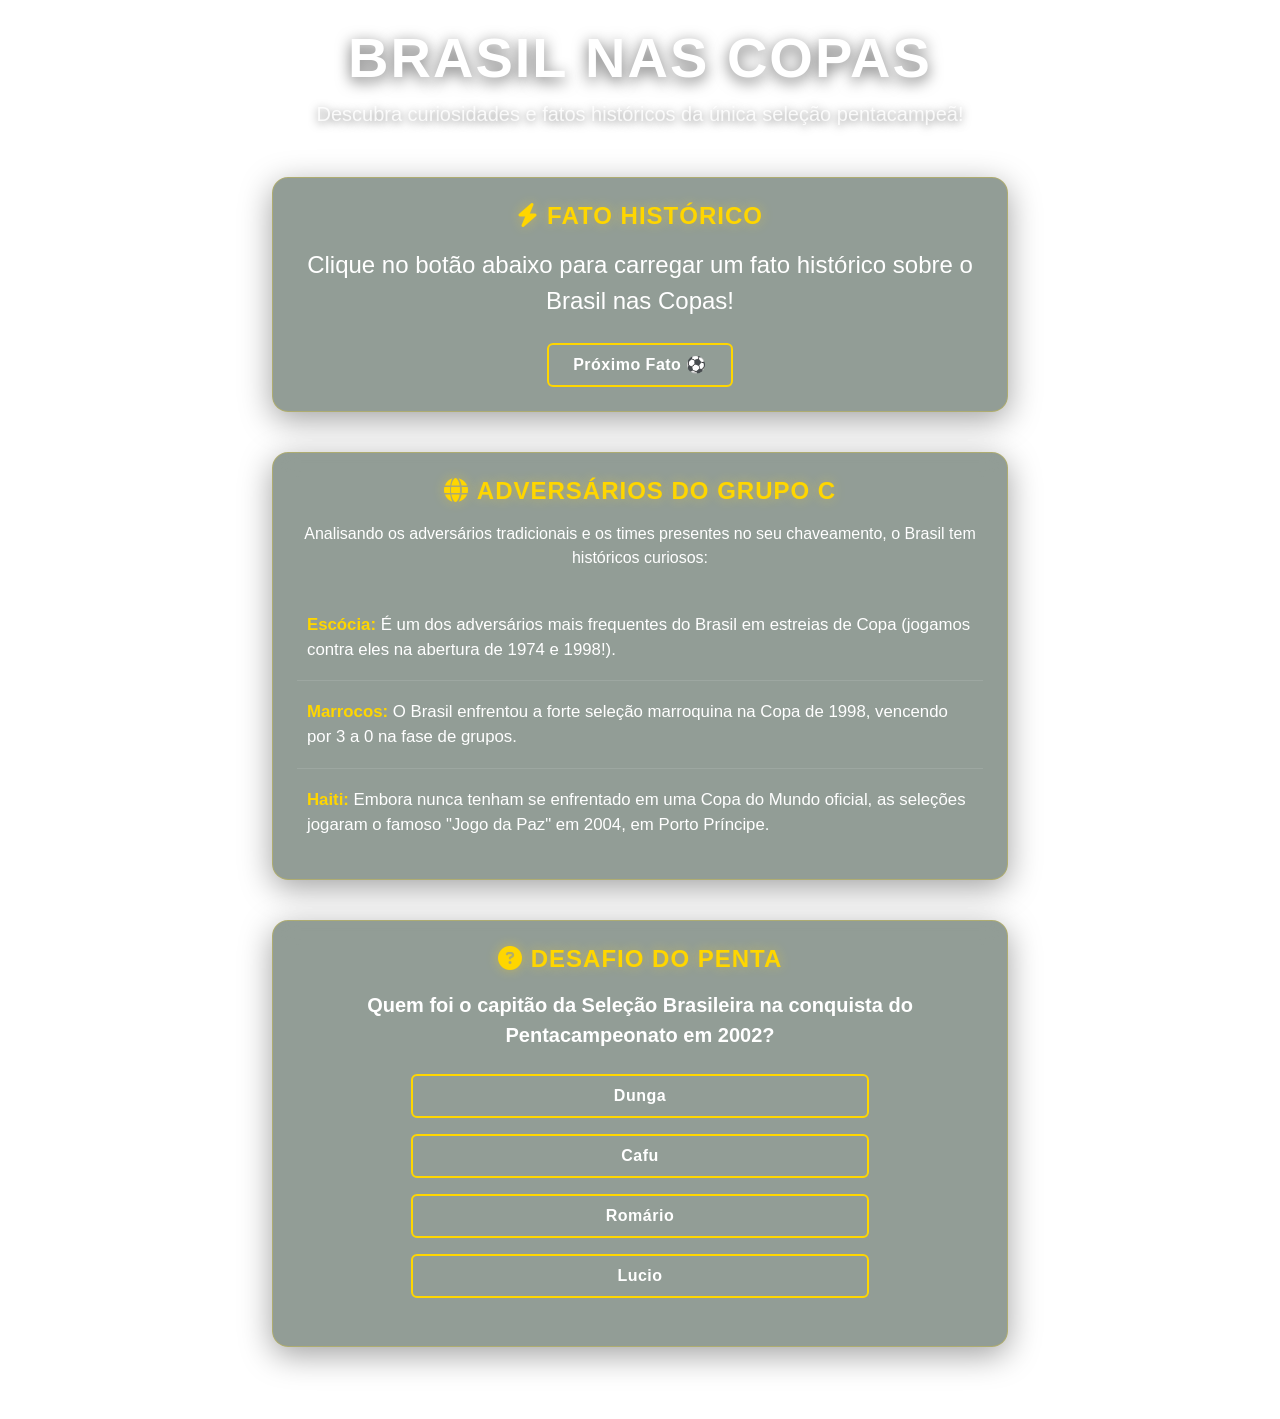
<file: quiz/index.html>
<!DOCTYPE html>
<html lang="pt-BR">
<head>
    <meta charset="UTF-8">
    <meta name="viewport" content="width=device-width, initial-scale=1.0">
    <title>Fatos Históricos da Seleção Brasileira</title>
    
    <link href="https://cdn.jsdelivr.net/npm/bootstrap@5.3.3/dist/css/bootstrap.min.css" rel="stylesheet" integrity="sha384-QWTKZyjpPEjISv5WaRU9OFeRpok6YctnYmDr5pNlyT2bRjXh0JMhjY6hW+ALEwIH" crossorigin="anonymous">
    <link rel="stylesheet" href="https://cdnjs.cloudflare.com/ajax/libs/font-awesome/6.4.0/css/all.min.css">
    
    <link rel="stylesheet" href="style.css">
</head>
<body class="py-4">

    <div class="container max-width-custom">
        
        <header class="text-center mb-5">
            <h1 class="display-4 fw-bold site-title">Brasil nas Copas</h1>
            <p class="lead text-secondary-custom">Descubra curiosidades e fatos históricos da única seleção pentacampeã!</p>
        </header>

        <main class="row g-4 justify-content-center">
            
            <section class="col-md-8 mb-3">
                <div class="card-custom text-center p-4 h-100 d-flex flex-column justify-content-center align-items-center">
                    <h3 class="mb-3 text-yellow-neon">
                        <i class="fa-solid fa-bolt text-yellow me-2"></i>Fato Histórico
                    </h3>
                    <div class="fact-text fs-4 mb-4 text-white" id="fact-display">
                        Clique no botão abaixo para carregar um fato histórico sobre o Brasil nas Copas!
                    </div>
                    <button id="next-fact-btn" class="btn btn-outline-warning py-2 px-4 fw-bold text-white">Próximo Fato ⚽</button>
                </div>
            </section>

            <section class="col-md-8 mb-3">
                <div class="card-custom p-4 h-100">
                    <h3 class="mb-3 text-yellow-neon text-center">
                        <i class="fa-solid fa-globe text-yellow me-2"></i>Adversários do Grupo C
                    </h3>
                    <p class="text-white text-center mb-4">
                        Analisando os adversários tradicionais e os times presentes no seu chaveamento, o Brasil tem históricos curiosos:
                    </p>
                    <ul class="list-group list-group-flush bg-transparent">
                        <li class="list-group-item bg-transparent text-white border-light border-opacity-10 px-0">
                            <strong class="text-yellow">Escócia:</strong> É um dos adversários mais frequentes do Brasil em estreias de Copa (jogamos contra eles na abertura de 1974 e 1998!).
                        </li>
                        <li class="list-group-item bg-transparent text-white border-light border-opacity-10 px-0">
                            <strong class="text-yellow">Marrocos:</strong> O Brasil enfrentou a forte seleção marroquina na Copa de 1998, vencendo por 3 a 0 na fase de grupos.
                        </li>
                        <li class="list-group-item bg-transparent text-white border-light border-opacity-10 px-0">
                            <strong class="text-yellow">Haiti:</strong> Embora nunca tenham se enfrentado em uma Copa do Mundo oficial, as seleções jogaram o famoso "Jogo da Paz" em 2004, em Porto Príncipe.
                        </li>
                    </ul>
                </div>
            </section>

            <section class="col-md-8 mb-5">
                <div class="card-custom text-center p-4 h-100">
                    <h3 class="mb-3 text-yellow-neon">
                        <i class="fa-solid fa-circle-question text-yellow me-2"></i>Desafio do Penta
                    </h3>
                    
                    <p class="fs-5 text-white mb-4 fw-semibold">
                        Quem foi o capitão da Seleção Brasileira na conquista do Pentacampeonato em 2002?
                    </p>
                    
                    <div class="d-grid gap-3 col-lg-8 mx-auto mt-3">
                        <button class="btn btn-outline-warning opcao-quiz py-2 text-white" data-correto="false">Dunga</button>
                        <button class="btn btn-outline-warning opcao-quiz py-2 text-white" data-correto="true">Cafu</button>
                        <button class="btn btn-outline-warning opcao-quiz py-2 text-white" data-correto="false">Romário</button>
                        <button class="btn btn-outline-warning opcao-quiz py-2 text-white" data-correto="false">Lucio</button>
                    </div>
                    
                    <div id="resultado-quiz" class="mt-4 fw-bold fs-5"></div>
                </div>
            </section>

        </main>
    </div>

    <script src="https://cdn.jsdelivr.net/npm/bootstrap@5.3.3/dist/js/bootstrap.bundle.min.js" integrity="sha384-YvpcrYf0tY3lHB60NNkmXc5s9fDVZLESaAA55NDzOxhy9GkcIdslK1eN7N6jIeHz" crossorigin="anonymous"></script>
    <script src="script.js"></script>
</body>
</html>
</file>
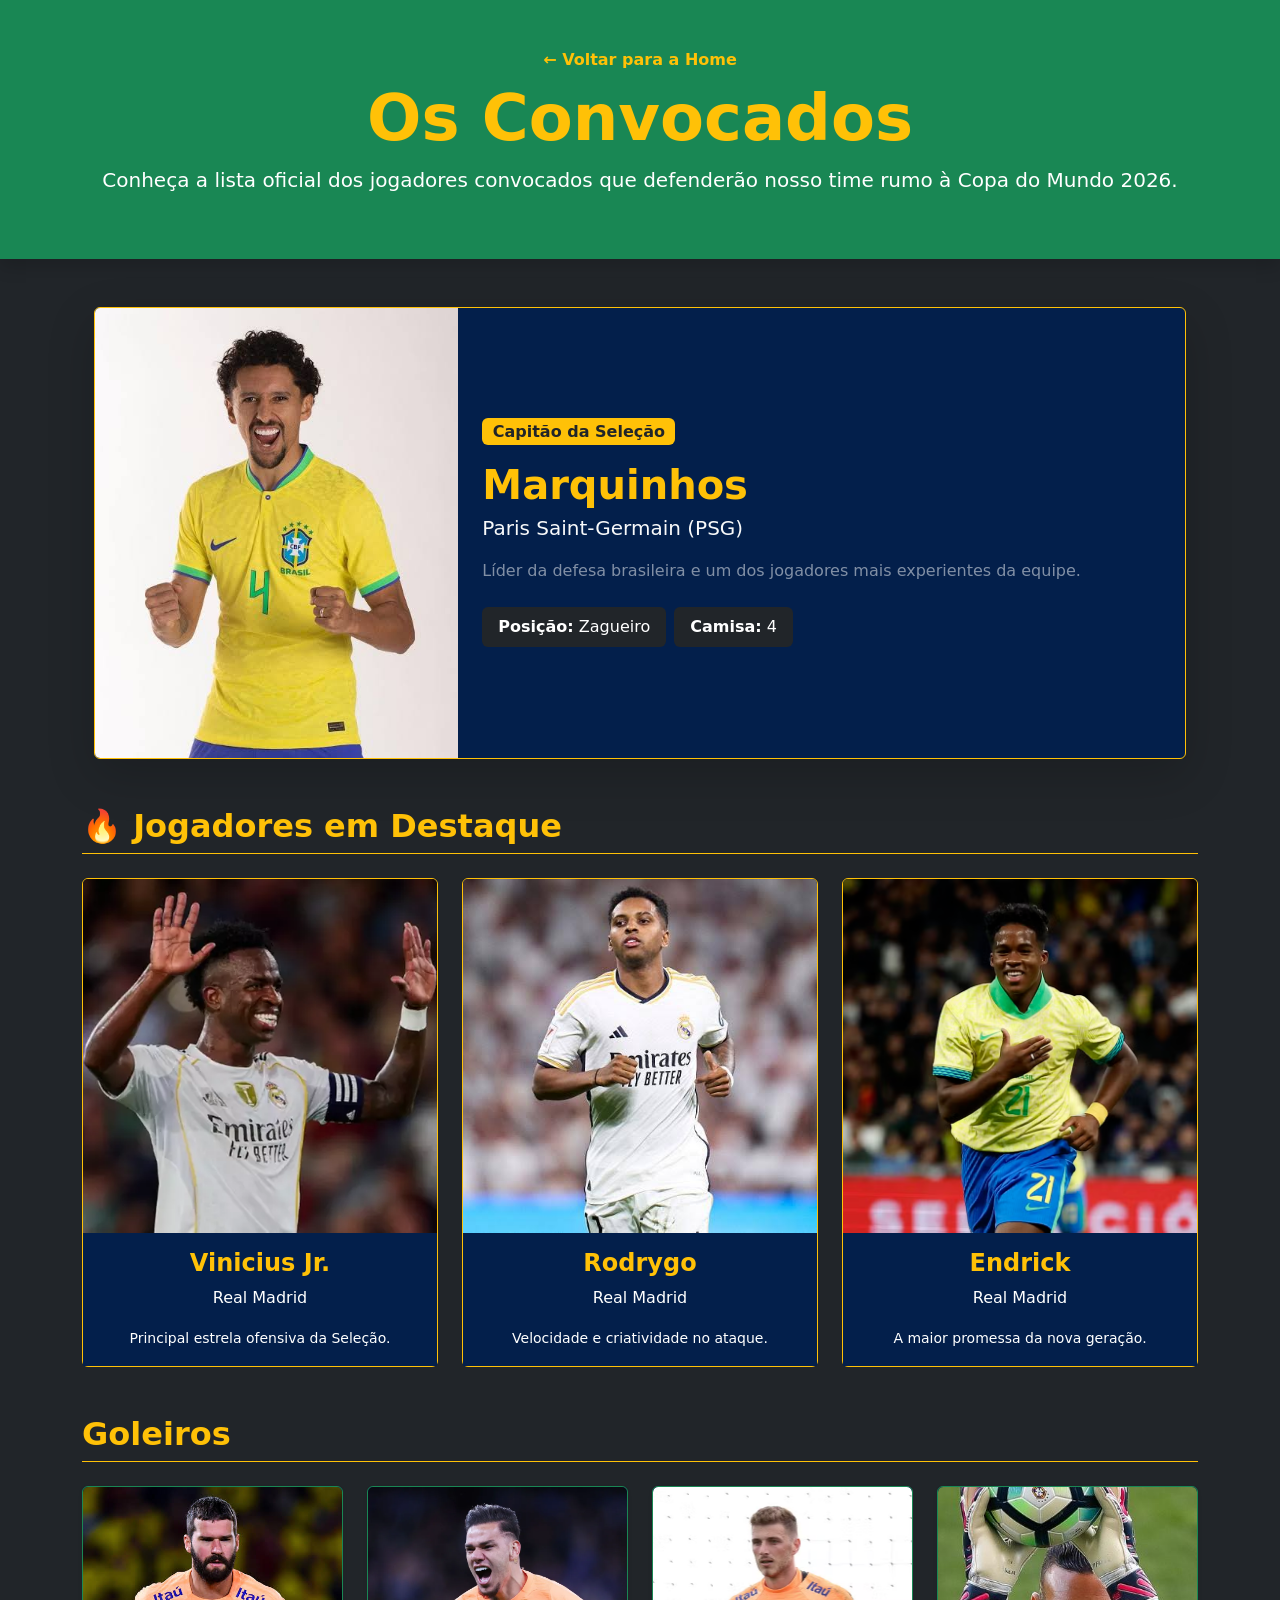
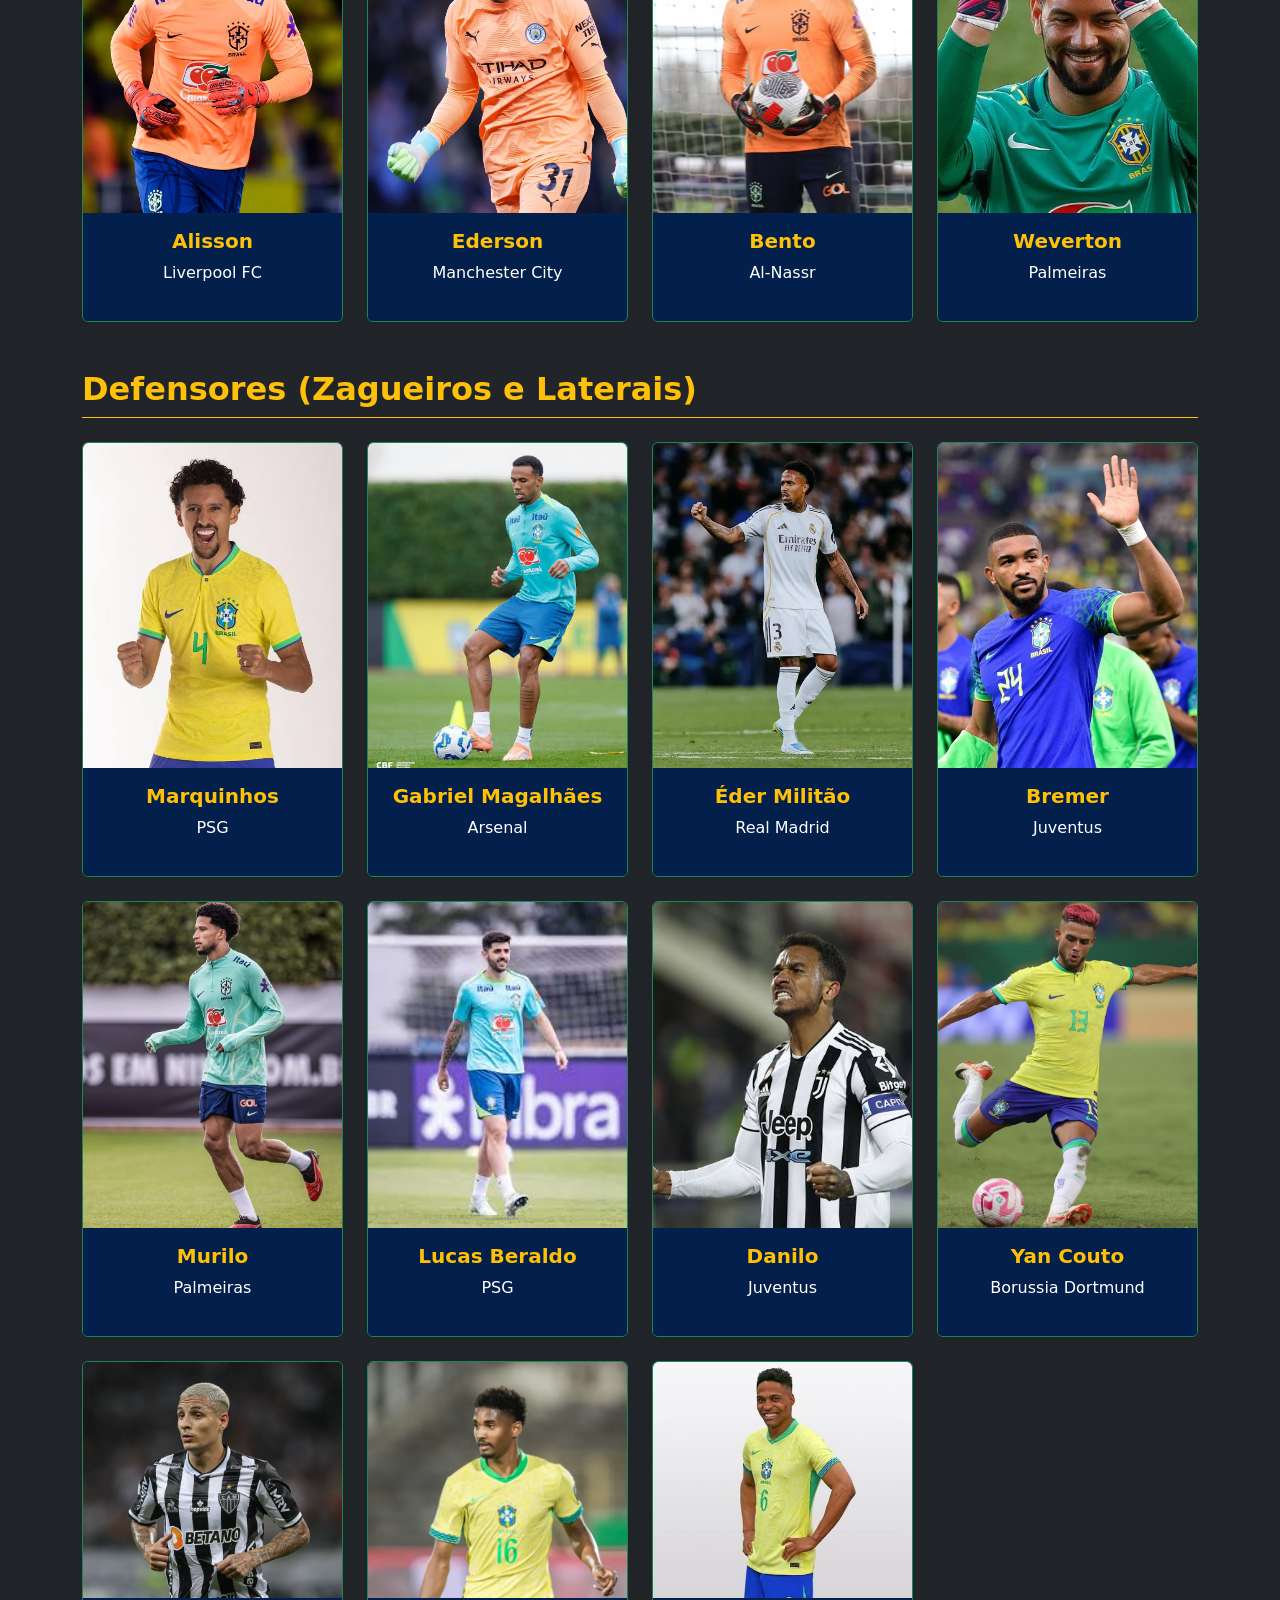
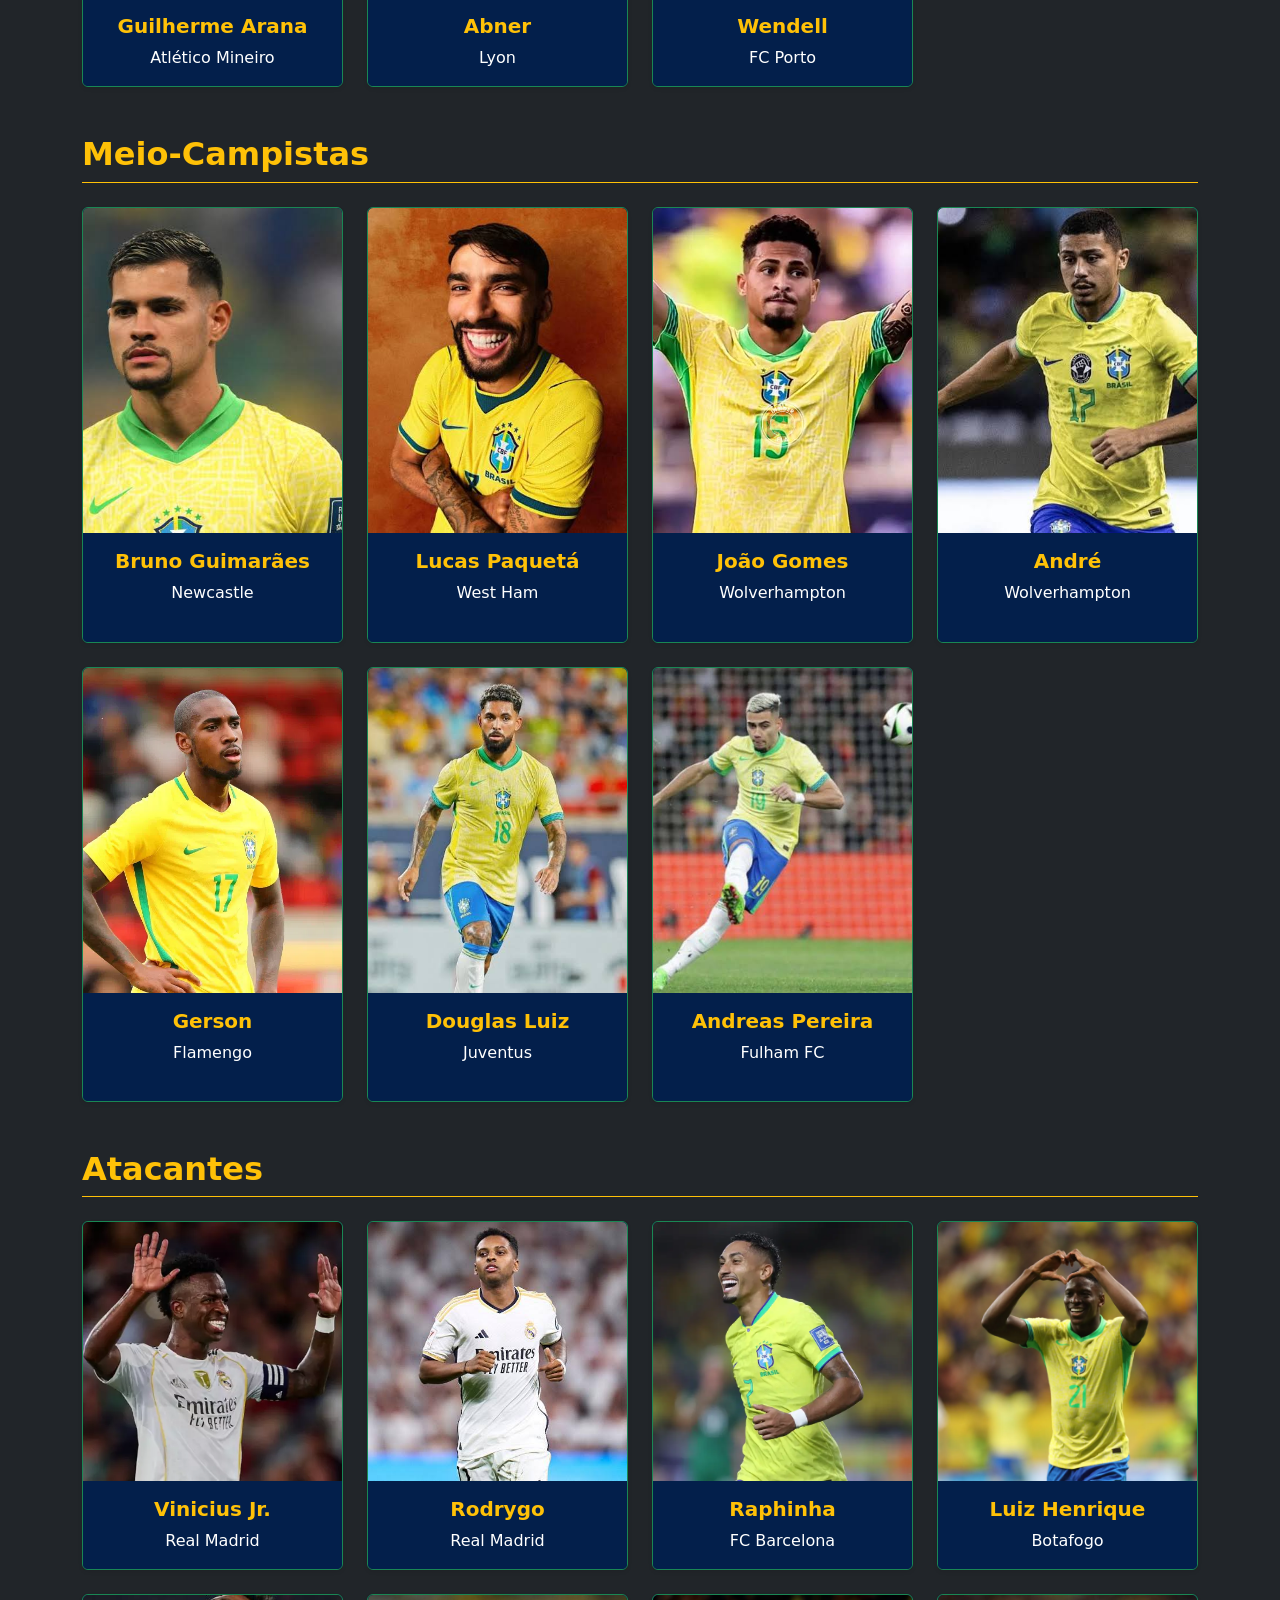
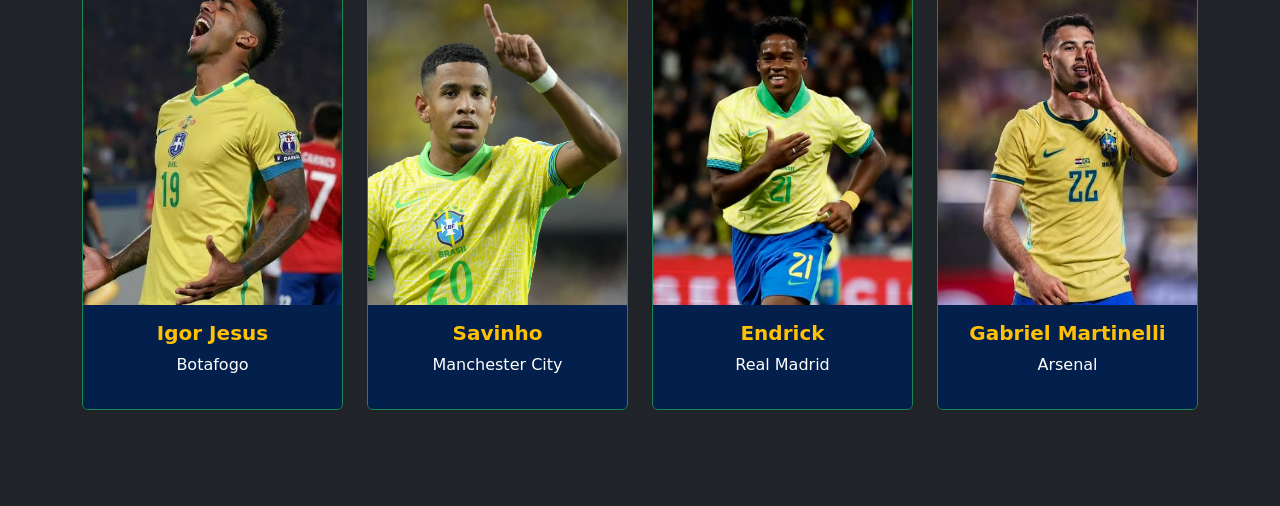
<file: convocados/convocados.html>
<!DOCTYPE html>
<html lang="pt-BR">

<head>
    <meta charset="utf-8" />
    <meta content="width=device-width, initial-scale=1.0" name="viewport" />
    <title>Convocados Seleção Brasileira - 2026</title>
    <link href="https://cdn.jsdelivr.net/npm/bootstrap@5.3.3/dist/css/bootstrap.min.css" rel="stylesheet" />
    <link href="/convocados/style.css" rel="stylesheet" />
</head>

<body class="bg-dark text-light">
    <header class="py-5 bg-success text-center shadow mb-5">
        <div class="container">
            <a class="text-warning fw-bold text-decoration-none d-block mb-2" href="../langpage/index.html">← Voltar
                para a Home</a>
            <h1 class="display-3 fw-bold text-warning">Os Convocados</h1>
            <p class="lead text-white">Conheça a lista oficial dos jogadores convocados que defenderão nosso time rumo à
                Copa do Mundo 2026.</p>
        </div>
    </header>
    <main class="container">
        <section class="container mb-5">
            <div class="card bg-secondary border-warning text-white shadow-lg overflow-hidden">
                <div class="row g-0 align-items-stretch">
                    <div class="col-md-4 position-relative" style="min-height: 450px;">
                        <img alt="Marquinhos"
                            class="img-fluid w-100 h-100 object-fit-cover position-absolute top-0 start-0"
                            src="./img/marquinhos.jpeg" />
                    </div>
                    <div class="col-md-8 d-flex align-items-center">
                        <div class="card-body text-center text-md-start p-4">
                            <span class="badge bg-warning text-dark fs-6 mb-3 fw-semibold">Capitão da Seleção</span>
                            <h2 class="text-warning fw-bold display-6 mb-1">Marquinhos</h2>
                            <p class="lead text-light mb-3">Paris Saint-Germain (PSG)</p>

                            <p class="card-text mb-4 text-white-50">Líder da defesa brasileira e um dos jogadores mais
                                experientes da equipe.</p>

                            <div class="d-flex gap-2 justify-content-center justify-content-md-start">
                                <span class="bg-dark text-white px-3 py-2 rounded-2 fs-7">
                                    <strong>Posição:</strong> Zagueiro
                                </span>
                                <span class="bg-dark text-white px-3 py-2 rounded-2 fs-7">
                                    <strong>Camisa:</strong> 4
                                </span>
                            </div>
                        </div>
                    </div>
                </div>
            </div>
        </section>

        <section class="mb-5">
            <h2 class="text-warning fw-bold border-bottom border-warning pb-2 mb-4">🔥 Jogadores em Destaque</h2>
            <div class="row g-4">
                <div class="col-md-4">
                    <div class="card bg-secondary border-warning text-center h-100">
                        <img alt="Vinicius Jr" class="card-img-top h-75 object-fit-cover" src="./img/vini-jr.webp" />
                        <div class="card-body">
                            <h4 class="text-warning fw-bold">Vinicius Jr.</h4>
                            <p>Real Madrid</p>
                            <small>Principal estrela ofensiva da Seleção.</small>
                        </div>
                    </div>
                </div>
                <div class="col-md-4">
                    <div class="card bg-secondary border-warning text-center h-100">
                        <img alt="Rodrygo" class="card-img-top h-75 object-fit-cover" src="./img/Rodrygo.jpeg" />
                        <div class="card-body">
                            <h4 class="text-warning fw-bold">Rodrygo</h4>
                            <p>Real Madrid</p>
                            <small>Velocidade e criatividade no ataque.</small>
                        </div>
                    </div>
                </div>
                <div class="col-md-4">
                    <div class="card bg-secondary border-warning text-center h-100">
                        <img alt="Endrick" class="card-img-top h-75 object-fit-cover" src="./img/Endrick.avif" />
                        <div class="card-body">
                            <h4 class="text-warning fw-bold">Endrick</h4>
                            <p>Real Madrid</p>
                            <small>A maior promessa da nova geração.</small>
                        </div>
                    </div>
                </div>
            </div>
        </section>

        <section class="mb-5">
            <h2 class="border-bottom border-warning pb-2 mb-4 text-warning fw-bold">Goleiros</h2>
            <div class="row g-4">
                <div class="col-12 col-sm-6 col-md-4 col-lg-3">
                    <div class="card h-100 bg-secondary border-success text-white shadow-sm player-card h-75">
                        <img alt="Alisson" class="card-img-top h-75 object-fit-cover" src="./img/Alisson.jpeg" />

                        <div class="card-body text-center">
                            <h5 class="card-title fw-bold text-warning">Alisson</h5>
                            <p class="card-text text-light-50">Liverpool FC</p>
                        </div>
                    </div>
                </div>
                <div class="col-12 col-sm-6 col-md-4 col-lg-3">
                    <div class="card h-100 bg-secondary border-success text-white shadow-sm player-card">
                        <img alt="Ederson" class="card-img-top h-75 object-fit-cover" src="./img/Ederson.webp" />
                    
                        <div class="card-body text-center">
                            <h5 class="card-title fw-bold text-warning">Ederson</h5>
                            <p class="card-text text-light-50">Manchester City</p>
                        </div>
                    </div>
                </div>
                <div class="col-12 col-sm-6 col-md-4 col-lg-3">
                    <div class="card h-100 bg-secondary border-success text-white shadow-sm player-card">
                        <img alt="Bento" class="card-img-top h-75 object-fit-cover" src="./img/Bento.avif" />
                        <div class="card-body text-center">
                            <h5 class="card-title fw-bold text-warning">Bento</h5>
                            <p class="card-text text-light-50">Al-Nassr</p>
                        </div>
                    </div>
                </div>
                <div class="col-12 col-sm-6 col-md-4 col-lg-3">
                    <div class="card h-100 bg-secondary border-success text-white shadow-sm player-card">
                        <img alt="Weverton" class="card-img-top h-75 object-fit-cover" src="./img/weverton.jpg" />
                        <div class="card-body text-center">
                            <h5 class="card-title fw-bold text-warning">Weverton</h5>
                            <p class="card-text text-light-50">Palmeiras</p>
                        </div>
                    </div>
                </div>
            </div>
        </section>

        <section class="mb-5">
            <h2 class="border-bottom border-warning pb-2 mb-4 text-warning fw-bold">Defensores (Zagueiros e Laterais)
            </h2>
            <div class="row g-4">
                <div class="col-12 col-sm-6 col-md-4 col-lg-3">
                    <div class="card h-100 bg-secondary border-success text-white shadow-sm player-card">
                        <img alt="Marquinhos" class="card-img-top h-75 object-fit-cover" src="./img/marquinhos.jpeg" />
                        <div class="card-body text-center">
                            <h5 class="card-title fw-bold text-warning">Marquinhos</h5>
                            <p class="card-text text-light-50">PSG</p>
                        </div>
                    </div>
                </div>
                <div class="col-12 col-sm-6 col-md-4 col-lg-3">
                    <div class="card h-100 bg-secondary border-success text-white shadow-sm player-card">
                        <img alt="Gabriel Magalhães" class="card-img-top h-75 object-fit-cover"
                            src="./img/Gabriel.jpeg" />
                        <div class="card-body text-center">
                            <h5 class="card-title fw-bold text-warning">Gabriel Magalhães</h5>
                            <p class="card-text text-light-50">Arsenal</p>
                        </div>
                    </div>
                </div>
                <div class="col-12 col-sm-6 col-md-4 col-lg-3">
                    <div class="card h-100 bg-secondary border-success text-white shadow-sm player-card">
                        <img alt="Éder Militão" class="card-img-top h-75 object-fit-cover" src="./img/eder.webp" />
                        <div class="card-body text-center">
                            <h5 class="card-title fw-bold text-warning">Éder Militão</h5>
                            <p class="card-text text-light-50">Real Madrid</p>
                        </div>
                    </div>
                </div>
                <div class="col-12 col-sm-6 col-md-4 col-lg-3">
                    <div class="card h-100 bg-secondary border-success text-white shadow-sm player-card">
                        <img alt="Bremer" class="card-img-top h-75 object-fit-cover" src="./img/bremer.webp" />
                        <div class="card-body text-center">
                            <h5 class="card-title fw-bold text-warning">Bremer</h5>
                            <p class="card-text text-light-50">Juventus</p>
                        </div>
                    </div>
                </div>
                <div class="col-12 col-sm-6 col-md-4 col-lg-3">
                    <div class="card h-100 bg-secondary border-success text-white shadow-sm player-card">
                        <img alt="Murilo" class="card-img-top h-75 object-fit-cover" src="./img/murilo.jpg" />
                        <div class="card-body text-center">
                            <h5 class="card-title fw-bold text-warning">Murilo</h5>
                            <p class="card-text text-light-50">Palmeiras</p>
                        </div>
                    </div>
                </div>
                <div class="col-12 col-sm-6 col-md-4 col-lg-3">
                    <div class="card h-100 bg-secondary border-success text-white shadow-sm player-card">
                        <img alt="Lucas Beraldo" class="card-img-top h-75 object-fit-cover"
                            src="./img/lucas beraldo.jpeg" />
                        <div class="card-body text-center">
                            <h5 class="card-title fw-bold text-warning">Lucas Beraldo</h5>
                            <p class="card-text text-light-50">PSG</p>
                        </div>
                    </div>
                </div>
                <div class="col-12 col-sm-6 col-md-4 col-lg-3">
                    <div class="card h-100 bg-secondary border-success text-white shadow-sm player-card">
                        <img alt="Danilo" class="card-img-top h-75 object-fit-cover" src="./img/danilo.jpeg" />
                        <div class="card-body text-center">
                            <h5 class="card-title fw-bold text-warning">Danilo</h5>
                            <p class="card-text text-light-50">Juventus</p>
                        </div>
                    </div>
                </div>
                <div class="col-12 col-sm-6 col-md-4 col-lg-3">
                    <div class="card h-100 bg-secondary border-success text-white shadow-sm player-card">
                        <img alt="Yan Couto" class="card-img-top h-75 object-fit-cover" src="./img/yan.jpg" />
                        <div class="card-body text-center">
                            <h5 class="card-title fw-bold text-warning">Yan Couto</h5>
                            <p class="card-text text-light-50">Borussia Dortmund</p>
                        </div>
                    </div>
                </div>
                <div class="col-12 col-sm-6 col-md-4 col-lg-3">
                    <div class="card h-100 bg-secondary border-success text-white shadow-sm player-card">
                        <img alt="Guilherme Arana" class="card-img-top h-75 object-fit-cover"
                            src="./img/guilherme.webp" />
                        <div class="card-body text-center">
                            <h5 class="card-title fw-bold text-warning">Guilherme Arana</h5>
                            <p class="card-text text-light-50">Atlético Mineiro</p>
                        </div>
                    </div>
                </div>
                <div class="col-12 col-sm-6 col-md-4 col-lg-3">
                    <div class="card h-100 bg-secondary border-success text-white shadow-sm player-card">
                        <img alt="Abner" class="card-img-top h-75 object-fit-cover" src="./img/abner.webp" />
                        <div class="card-body text-center">
                            <h5 class="card-title fw-bold text-warning">Abner</h5>
                            <p class="card-text text-light-50">Lyon</p>
                        </div>
                    </div>
                </div>
                <div class="col-12 col-sm-6 col-md-4 col-lg-3">
                    <div class="card h-100 bg-secondary border-success text-white shadow-sm player-card">
                        <img alt="Wendell" class="card-img-top h-75 object-fit-cover" src="./img/wendell.jpeg" />
                        <div class="card-body text-center">
                            <h5 class="card-title fw-bold text-warning">Wendell</h5>
                            <p class="card-text text-light-50">FC Porto</p>
                        </div>
                    </div>
                </div>
            </div>
        </section>

        <section class="mb-5">
            <h2 class="border-bottom border-warning pb-2 mb-4 text-warning fw-bold">Meio-Campistas</h2>
            <div class="row g-4">
                <div class="col-12 col-sm-6 col-md-4 col-lg-3">
                    <div class="card h-100 bg-secondary border-success text-white shadow-sm player-card">
                        <img alt="Bruno Guimarães" class="card-img-top h-75 object-fit-cover"
                            src="./img/bruno-gui.jpeg" />
                        <div class="card-body text-center">
                            <h5 class="card-title fw-bold text-warning">Bruno Guimarães</h5>
                            <p class="card-text text-light-50">Newcastle</p>
                        </div>
                    </div>
                </div>
                <div class="col-12 col-sm-6 col-md-4 col-lg-3">
                    <div class="card h-100 bg-secondary border-success text-white shadow-sm player-card">
                        <img alt="Lucas Paquetá" class="card-img-top h-75 object-fit-cover" src="./img/paqueta.jpeg" />
                        <div class="card-body text-center">
                            <h5 class="card-title fw-bold text-warning">Lucas Paquetá</h5>
                            <p class="card-text text-light-50">West Ham</p>
                        </div>
                    </div>
                </div>
                <div class="col-12 col-sm-6 col-md-4 col-lg-3">
                    <div class="card h-100 bg-secondary border-success text-white shadow-sm player-card">
                        <img alt="João Gomes" class="card-img-top h-75 object-fit-cover" src="./img/joao-gomes.jpeg" />
                        <div class="card-body text-center">
                            <h5 class="card-title fw-bold text-warning">João Gomes</h5>
                            <p class="card-text text-light-50">Wolverhampton</p>
                        </div>
                    </div>
                </div>
                <div class="col-12 col-sm-6 col-md-4 col-lg-3">
                    <div class="card h-100 bg-secondary border-success text-white shadow-sm player-card">
                        <img alt="André" class="card-img-top h-75 object-fit-cover" src="img/andre.jpeg" />
                        <div class="card-body text-center">
                            <h5 class="card-title fw-bold text-warning">André</h5>
                            <p class="card-text text-light-50">Wolverhampton</p>
                        </div>
                    </div>
                </div>
                <div class="col-12 col-sm-6 col-md-4 col-lg-3">
                    <div class="card h-100 bg-secondary border-success text-white shadow-sm player-card">
                        <img alt="Gerson" class="card-img-top h-75 object-fit-cover" src="./img/gerson.webp" />
                        <div class="card-body text-center">
                            <h5 class="card-title fw-bold text-warning">Gerson</h5>
                            <p class="card-text text-light-50">Flamengo</p>
                        </div>
                    </div>
                </div>
                <div class="col-12 col-sm-6 col-md-4 col-lg-3">
                    <div class="card h-100 bg-secondary border-success text-white shadow-sm player-card">
                        <img alt="Douglas Luiz" class="card-img-top h-75 object-fit-cover"
                            src="./img/douglas-luiz.jpeg" />
                        <div class="card-body text-center">
                            <h5 class="card-title fw-bold text-warning">Douglas Luiz</h5>
                            <p class="card-text text-light-50">Juventus</p>
                        </div>
                    </div>
                </div>
                <div class="col-12 col-sm-6 col-md-4 col-lg-3">
                    <div class="card h-100 bg-secondary border-success text-white shadow-sm player-card">
                        <img alt="Andreas Pereira" class="card-img-top h-75 object-fit-cover"
                            src="./img/andreas.jpeg" />
                        <div class="card-body text-center">
                            <h5 class="card-title fw-bold text-warning">Andreas Pereira</h5>
                            <p class="card-text text-light-50">Fulham FC</p>
                        </div>
                    </div>
                </div>
            </div>
        </section>

        <section class="mb-5 pb-5">
            <h2 class="border-bottom border-warning pb-2 mb-4 text-warning fw-bold">Atacantes</h2>
            <div class="row g-4">
                <div class="col-12 col-sm-6 col-md-4 col-lg-3">
                    <div class="card h-100 bg-secondary border-success text-white shadow-sm player-card">
                        <img alt="Vinicius Jr." class="card-img-top h-75 object-fit-cover" src="./img/vini-jr.webp" />
                        <div class="card-body text-center">
                            <h5 class="card-title fw-bold text-warning">Vinicius Jr.</h5>
                            <p class="card-text text-light-50">Real Madrid</p>
                        </div>
                    </div>
                </div>
                <div class="col-12 col-sm-6 col-md-4 col-lg-3">
                    <div class="card h-100 bg-secondary border-success text-white shadow-sm player-card">
                        <img alt="Rodrygo" class="card-img-top h-75 object-fit-cover" src="./img/Rodrygo.jpeg" />
                        <div class="card-body text-center">
                            <h5 class="card-title fw-bold text-warning">Rodrygo</h5>
                            <p class="card-text text-light-50">Real Madrid</p>
                        </div>
                    </div>
                </div>
                <div class="col-12 col-sm-6 col-md-4 col-lg-3">
                    <div class="card h-100 bg-secondary border-success text-white shadow-sm player-card">
                        <img alt="Raphinha" class="card-img-top h-75 object-fit-cover" src="./img/raphinha.webp" />
                        <div class="card-body text-center">
                            <h5 class="card-title fw-bold text-warning">Raphinha</h5>
                            <p class="card-text text-light-50">FC Barcelona</p>
                        </div>
                    </div>
                </div>
                <div class="col-12 col-sm-6 col-md-4 col-lg-3">
                    <div class="card h-100 bg-secondary border-success text-white shadow-sm player-card">
                        <img alt="Luiz Henrique" class="card-img-top h-75 object-fit-cover"
                            src="./img/luiz-henrique.webp" />
                        <div class="card-body text-center">
                            <h5 class="card-title fw-bold text-warning">Luiz Henrique</h5>
                            <p class="card-text text-light-50">Botafogo</p>
                        </div>
                    </div>
                </div>
                <div class="col-12 col-sm-6 col-md-4 col-lg-3">
                    <div class="card h-100 bg-secondary border-success text-white shadow-sm player-card">
                        <img alt="Igor Jesus" class="card-img-top h-75 object-fit-cover" src="./img/igor.jpeg" />
                        <div class="card-body text-center">
                            <h5 class="card-title fw-bold text-warning">Igor Jesus</h5>
                            <p class="card-text text-light-50">Botafogo</p>
                        </div>
                    </div>
                </div>
                <div class="col-12 col-sm-6 col-md-4 col-lg-3">
                    <div class="card h-100 bg-secondary border-success text-white shadow-sm player-card">
                        <img alt="Savinho" class="card-img-top h-75 object-fit-cover" src="./img/savinho.webp" />
                        <div class="card-body text-center">
                            <h5 class="card-title fw-bold text-warning">Savinho</h5>
                            <p class="card-text text-light-50">Manchester City</p>
                        </div>
                    </div>
                </div>
                <div class="col-12 col-sm-6 col-md-4 col-lg-3">
                    <div class="card h-100 bg-secondary border-success text-white shadow-sm player-card">
                        <img alt="Endrick" class="card-img-top h-75 object-fit-cover" src="./img/Endrick.avif" />
                        <div class="card-body text-center">
                            <h5 class="card-title fw-bold text-warning">Endrick</h5>
                            <p class="card-text text-light-50">Real Madrid</p>
                        </div>
                    </div>
                </div>
                <div class="col-12 col-sm-6 col-md-4 col-lg-3">
                    <div class="card h-100 bg-secondary border-success text-white shadow-sm player-card">
                        <img alt="Gabriel Martinelli" class="card-img-top h-75 object-fit-cover"
                            src="./img/gabriel-martinelli.jpeg" />
                        <div class="card-body text-center">
                            <h5 class="card-title fw-bold text-warning">Gabriel Martinelli</h5>
                            <p class="card-text text-light-50">Arsenal</p>
                        </div>
                    </div>
                </div>
            </div>
        </section>
    </main>
    <script src="https://code.jquery.com/jquery-3.7.1.min.js"></script>
    <script src="https://cdn.jsdelivr.net/npm/bootstrap@5.3.3/dist/js/bootstrap.bundle.min.js"></script>
    <script src="./script.js"></script>
</body>

</html>
</file>
<file: quiz/style.css>
/* Paleta de Cores e Variáveis */
:root {
    --amarelo-ouro: #FFD600;
    --verde-neon: #00FF66;
    --branco: #FFFFFF;
    --glass-bg: rgba(15, 38, 24, 0.45); /* Fundo verde-escuro bem translúcido */
    --glass-border: rgba(255, 214, 0, 0.25); /* Borda dourada sutil */
}

/* Configuração do Fundo Estendido */
body {
    background-image: url("https://png.pngtree.com/background/20221127/original/pngtree-brazil-flag-background-smoke-free-hd-picture-image_1965406.jpg");
    background-size: cover;
    background-position: center;
    background-repeat: no-repeat;
    background-attachment: fixed;
    min-height: 100vh;
    color: var(--branco);
    font-family: 'Segoe UI', Tahoma, Geneva, Verdana, sans-serif;
    overflow-x: hidden;
}

/* Títulos Principais */
.site-title {
    font-size: 3.5rem;
    text-transform: uppercase;
    letter-spacing: 2px;
    color: var(--branco);
    text-shadow: 0px 4px 15px rgba(0, 0, 0, 0.6);
}

.text-secondary-custom {
    color: rgba(255, 255, 255, 0.85);
    font-weight: 400;
    text-shadow: 0px 2px 8px rgba(0, 0, 0, 0.5);
}

/* Efeito Glow / Neon Dourado */
.text-yellow-neon {
    color: var(--amarelo-ouro);
    font-weight: 700;
    text-transform: uppercase;
    letter-spacing: 1px;
    font-size: 1.5rem;
    text-shadow: 0 0 12px rgba(255, 214, 0, 0.4);
}

.text-yellow {
    color: var(--amarelo-ouro) !important;
}

/* O Super Card Customizado (Efeito Glassmorphism) */
.card-custom {
    background: var(--glass-bg);
    backdrop-filter: blur(12px); /* Desfoca o fundo da fumaça atrás do card */
    -webkit-backdrop-filter: blur(12px);
    border: 1px solid var(--glass-border);
    border-radius: 16px;
    box-shadow: 0 8px 32px 0 rgba(0, 0, 0, 0.37);
    transition: all 0.4s cubic-bezier(0.175, 0.885, 0.32, 1.275);
}

/* Animação flutuante ao passar o mouse nos cards */
.card-custom:hover {
    transform: translateY(-8px);
    border-color: var(--amarelo-ouro);
    box-shadow: 0 12px 40px 0 rgba(255, 214, 0, 0.15);
}

/* Botões Customizados Estilo Outline Glow */
.btn-outline-warning {
    color: var(--branco) !important;
    border: 2px solid var(--amarelo-ouro) !important;
    background-color: transparent;
    font-weight: 600;
    letter-spacing: 0.5px;
    transition: all 0.3s ease;
}

.btn-outline-warning:hover {
    background-color: var(--amarelo-ouro) !important;
    color: #0F2618 !important; /* Texto escuro para dar leitura ao fundo amarelo */
    box-shadow: 0 0 15px rgba(255, 214, 0, 0.5);
    transform: scale(1.02);
}

/* Lista de Adversários Estilizada */
.list-group-item {
    font-size: 1.05rem;
    padding: 18px 10px !important;
    transition: padding-left 0.3s ease;
}

/* Efeito de empurrãozinho ao passar o mouse nas linhas dos adversários */
.list-group-item:hover {
    padding-left: 15px !important;
    background: rgba(255, 255, 255, 0.03) !important;
}

/* Classes Dinâmicas criadas pelo JS para o Quiz */
.btn-correto {
    background-color: #198754 !important;
    border-color: #198754 !important;
    color: var(--branco) !important;
    box-shadow: 0 0 15px rgba(25, 135, 84, 0.5);
}

.btn-errado {
    background-color: #dc3545 !important;
    border-color: #dc3545 !important;
    color: var(--branco) !important;
    box-shadow: 0 0 15px rgba(220, 53, 69, 0.5);
}
</file>
<file: convocados/style.css>
.card {
    transition: all .3s ease;
}

.card:hover {
    transform: translateY(-8px);
    box-shadow: 0 0 25px rgba(255, 193, 7, 0.5);
}

.player-card {
    position: relative;
    overflow: hidden;
    transition: all 0.3s ease;
}

.player-card:hover {
    transform: translateY(-8px);
    box-shadow: 0 0 25px rgba(255, 193, 7, 0.5);
}

.card-body, .card{
    background-color: #031f4b !important;
}

small, p{
    color: white;
}
</file>
